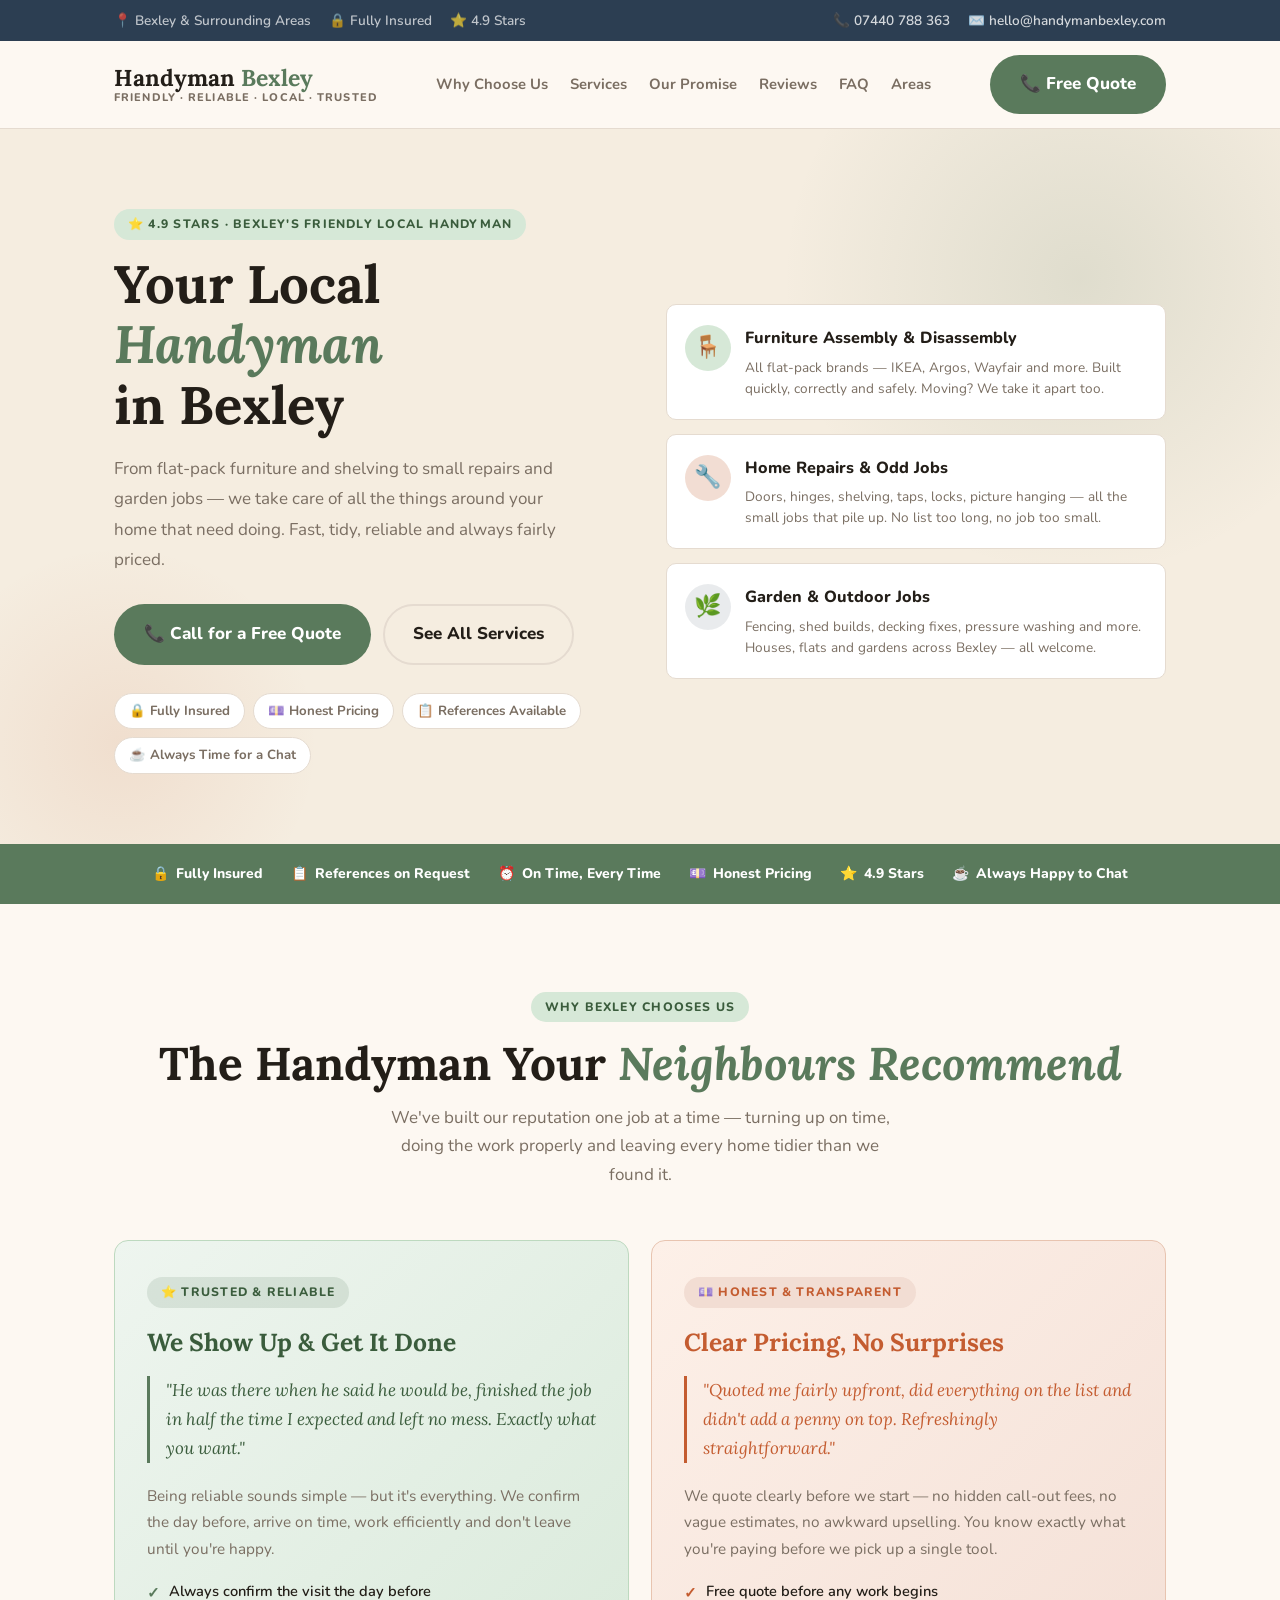
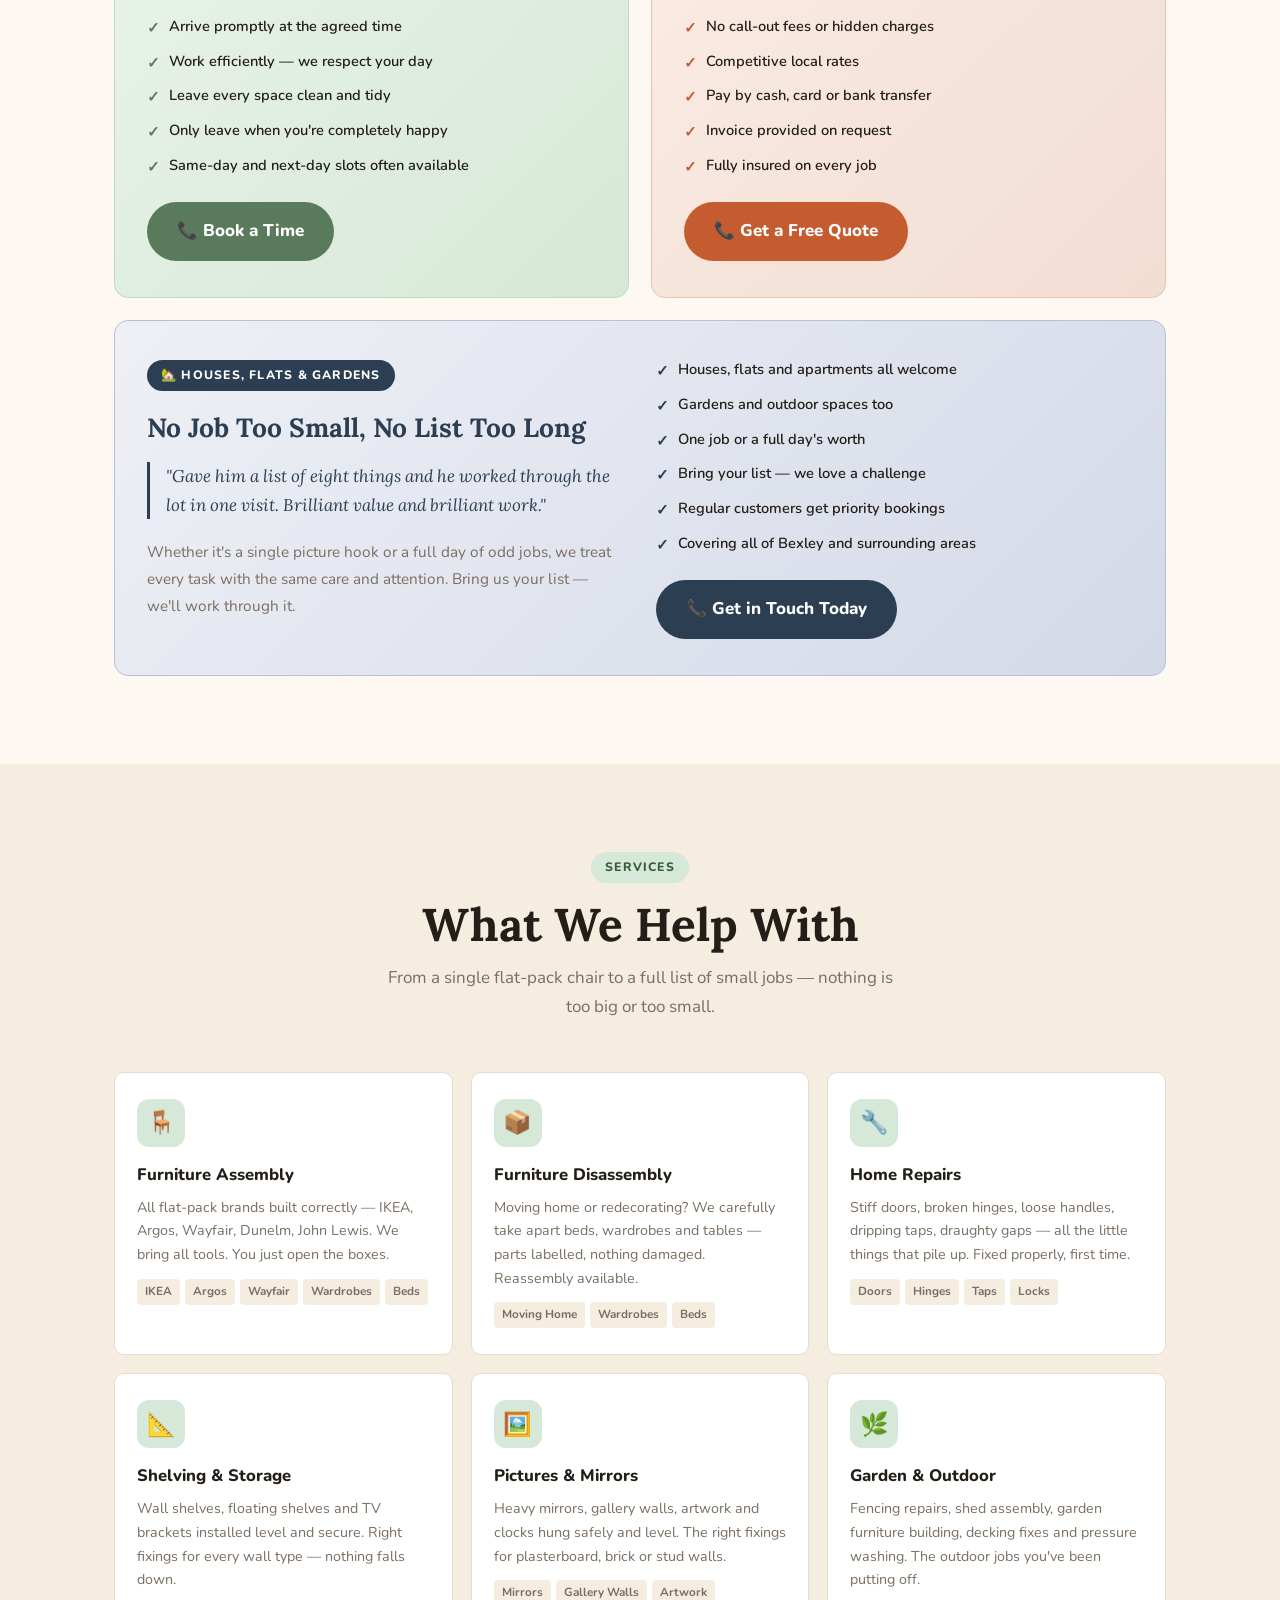
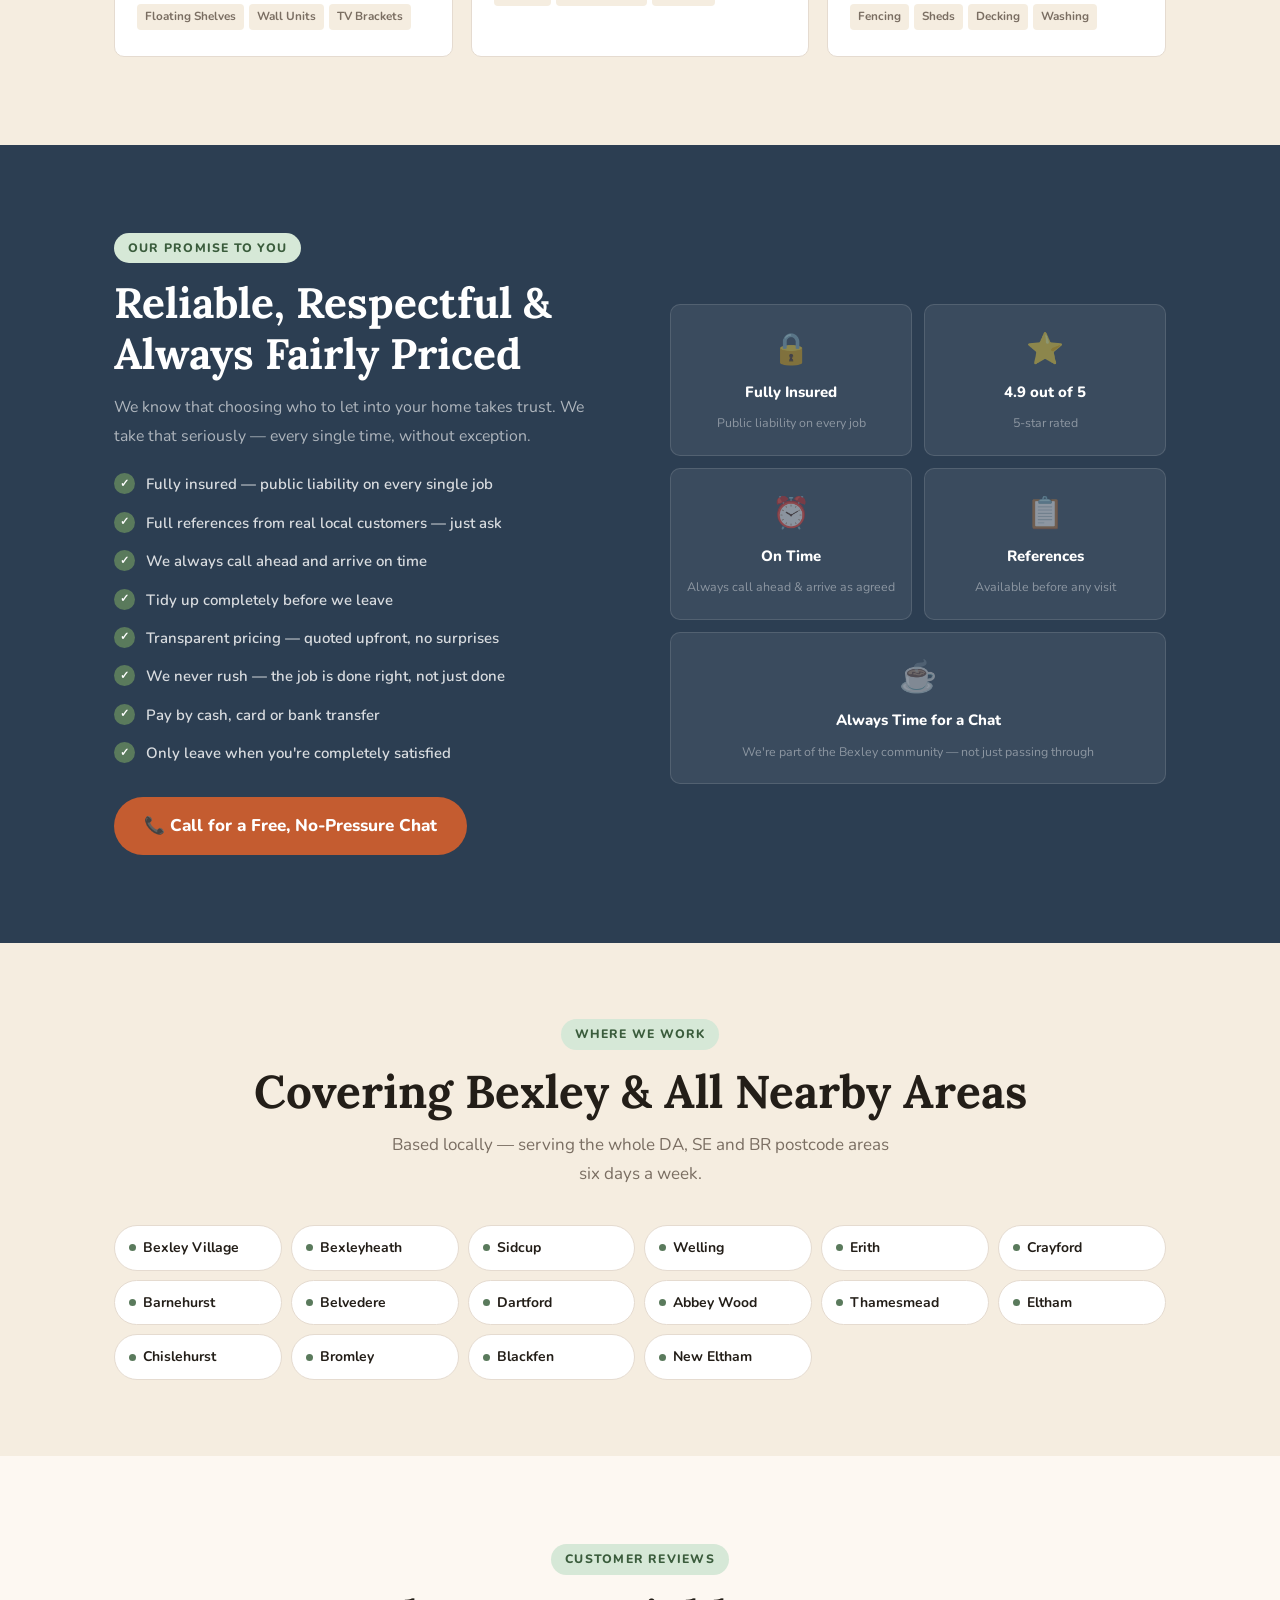
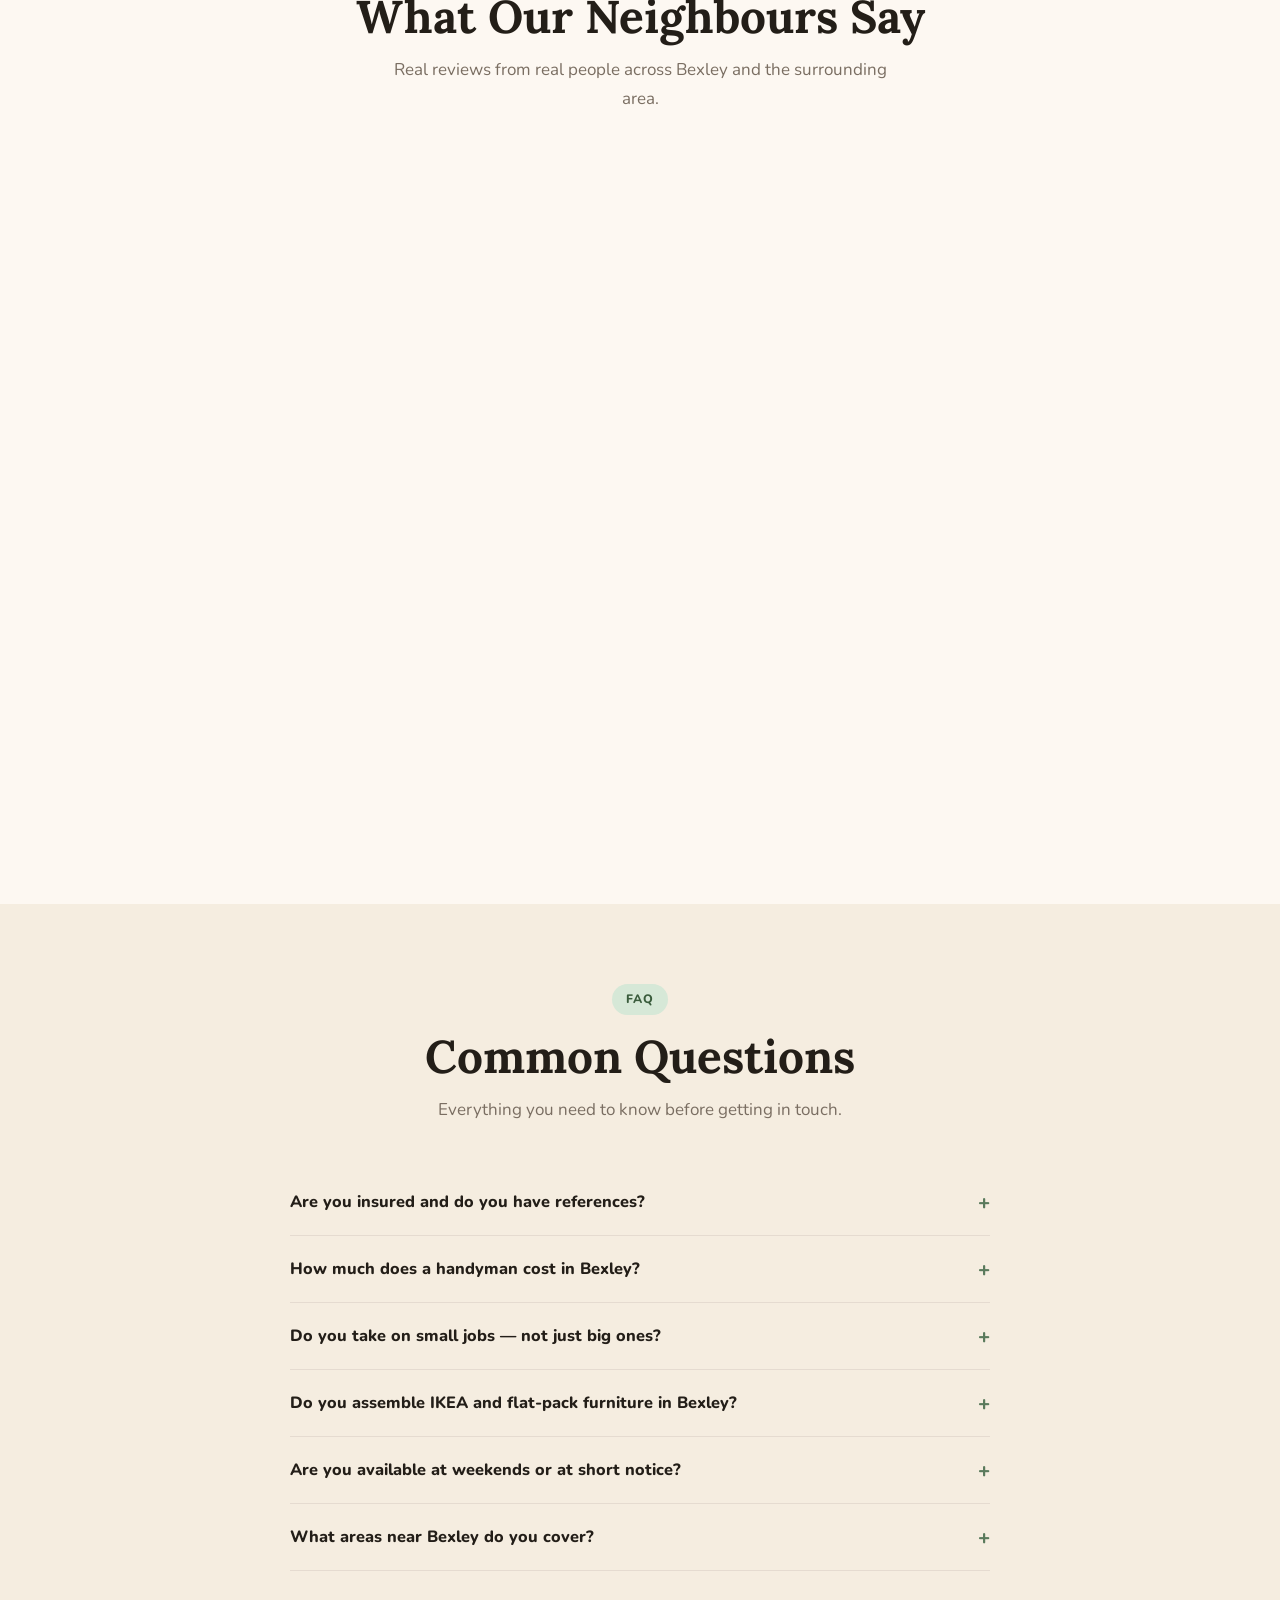
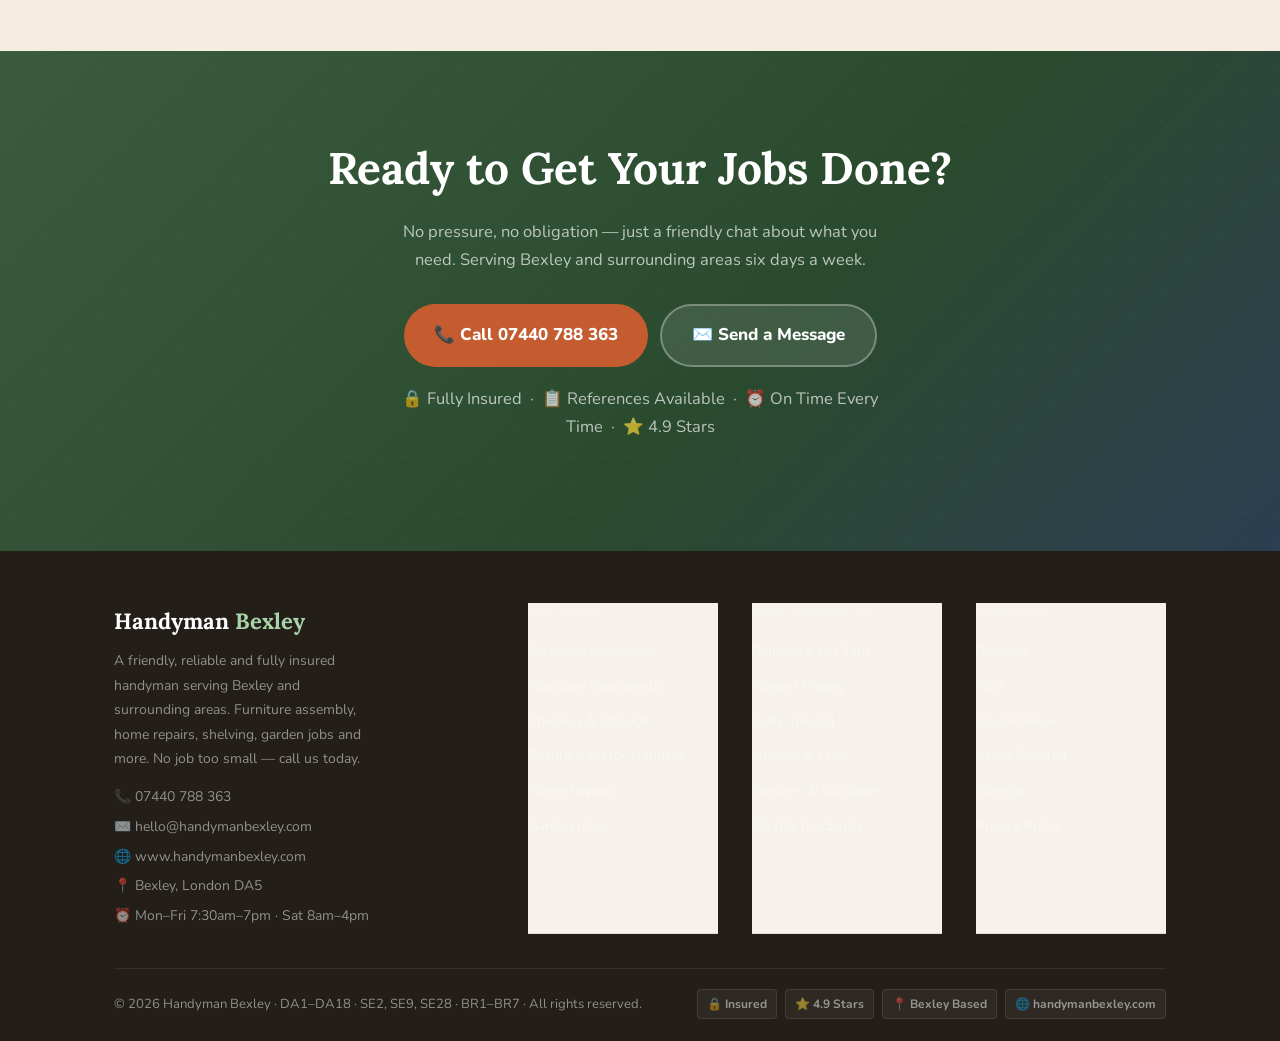
<file: index.html>
<!DOCTYPE html>
<html lang="en">
<head>
  <meta charset="UTF-8" />
  <meta name="viewport" content="width=device-width, initial-scale=1.0" />

  <!-- ===== PRIMARY SEO ===== -->
  <title>Handyman Bexley | Furniture Assembly, Home Repairs & Garden Jobs</title>
  <meta name="description" content="Your friendly, trusted local handyman in Bexley. Furniture assembly & disassembly, home repairs, shelving, picture hanging, garden jobs and more. No job too small — fast, tidy and reliable. Call today for a free quote!" />
  <meta name="keywords" content="handyman Bexley, trusted handyman Bexley, furniture assembly Bexley, IKEA assembly Bexley, flat pack assembly Bexley, handyman Bexleyheath, handyman Sidcup, handyman Welling, small jobs Bexley, home repairs Bexley, local handyman Bexley, reliable handyman Bexley, odd jobs Bexley, shelving installation Bexley, picture hanging Bexley, garden jobs Bexley, handyman near me Bexley, same day handyman Bexley, affordable handyman Bexley" />
  <meta name="author" content="Handyman Bexley" />
  <meta name="robots" content="index, follow, max-snippet:-1, max-image-preview:large, max-video-preview:-1" />
  <link rel="canonical" href="https://www.handymanbexley.com/" />

  <!-- ===== GEO / LOCAL SEO ===== -->
  <meta name="geo.region" content="GB-ENG" />
  <meta name="geo.placename" content="Bexley, London" />
  <meta name="geo.position" content="51.4419;0.1489" />
  <meta name="ICBM" content="51.4419, 0.1489" />

  <!-- ===== OPEN GRAPH (Facebook / LinkedIn) ===== -->
  <meta property="og:type" content="website" />
  <meta property="og:url" content="https://www.handymanbexley.com/" />
  <meta property="og:title" content="Handyman Bexley — Friendly, Reliable & Local" />
  <meta property="og:description" content="Bexley's friendly local handyman. Furniture assembly, home repairs, shelving, garden jobs and more. Fast, tidy and reliable — no job too small." />
  <meta property="og:image" content="https://www.handymanbexley.com/assets/images/og-image.jpg" />
  <meta property="og:image:width" content="1200" />
  <meta property="og:image:height" content="630" />
  <meta property="og:locale" content="en_GB" />
  <meta property="og:site_name" content="Handyman Bexley" />

  <!-- ===== TWITTER CARD ===== -->
  <meta name="twitter:card" content="summary_large_image" />
  <meta name="twitter:title" content="Handyman Bexley — Friendly, Reliable & Local" />
  <meta name="twitter:description" content="Bexley's friendly local handyman. Furniture assembly, flat-pack, repairs, garden jobs. Fast, reliable and no job too small." />
  <meta name="twitter:image" content="https://www.handymanbexley.com/assets/images/og-image.jpg" />

  <!-- ===== LOCAL BUSINESS SCHEMA (Google Rich Results) ===== -->
  <script type="application/ld+json">
  {
    "@context": "https://schema.org",
    "@type": "HomeAndConstructionBusiness",
    "name": "Handyman Bexley",
    "description": "Friendly, reliable and fully insured handyman in Bexley. Furniture assembly, home repairs, shelving, picture hanging and garden jobs across Bexley and surrounding areas. No job too small.",
    "url": "https://www.handymanbexley.com",
    "telephone": "+44-7440-788363",
    "email": "hello@handymanbexley.com",
    "priceRange": "££",
    "currenciesAccepted": "GBP",
    "paymentAccepted": "Cash, Bank Transfer, Card",
    "areaServed": [
      {"@type":"City","name":"Bexley"},
      {"@type":"City","name":"Bexleyheath"},
      {"@type":"City","name":"Sidcup"},
      {"@type":"City","name":"Welling"},
      {"@type":"City","name":"Erith"},
      {"@type":"City","name":"Crayford"},
      {"@type":"City","name":"Barnehurst"},
      {"@type":"City","name":"Belvedere"},
      {"@type":"City","name":"Dartford"},
      {"@type":"City","name":"Abbey Wood"},
      {"@type":"City","name":"Eltham"},
      {"@type":"City","name":"Thamesmead"},
      {"@type":"City","name":"Chislehurst"},
      {"@type":"City","name":"Bromley"}
    ],
    "address": {
      "@type": "PostalAddress",
      "addressLocality": "Bexley",
      "addressRegion": "London",
      "postalCode": "DA5",
      "addressCountry": "GB"
    },
    "geo": {
      "@type": "GeoCoordinates",
      "latitude": 51.4419,
      "longitude": 0.1489
    },
    "openingHoursSpecification": [
      {"@type":"OpeningHoursSpecification","dayOfWeek":["Monday","Tuesday","Wednesday","Thursday","Friday"],"opens":"07:30","closes":"19:00"},
      {"@type":"OpeningHoursSpecification","dayOfWeek":"Saturday","opens":"08:00","closes":"16:00"}
    ],
    "aggregateRating": {
      "@type": "AggregateRating",
      "ratingValue": "4.9",
      
      "bestRating": "5",
      "worstRating": "1"
    },
    "hasOfferCatalog": {
      "@type": "OfferCatalog",
      "name": "Handyman Services Bexley",
      "itemListElement": [
        {"@type":"Offer","itemOffered":{"@type":"Service","name":"Furniture Assembly","description":"All flat-pack brands including IKEA, Argos, Wayfair and John Lewis assembled quickly and correctly."}},
        {"@type":"Offer","itemOffered":{"@type":"Service","name":"Furniture Disassembly","description":"Safe disassembly of beds, wardrobes and tables for moving or redecorating."}},
        {"@type":"Offer","itemOffered":{"@type":"Service","name":"Shelving Installation","description":"Wall-mounted shelving, floating shelves and TV brackets installed securely."}},
        {"@type":"Offer","itemOffered":{"@type":"Service","name":"Picture and Mirror Hanging","description":"Gallery walls, large mirrors and artwork hung safely and level."}},
        {"@type":"Offer","itemOffered":{"@type":"Service","name":"Home Repairs","description":"Doors, hinges, locks, dripping taps and general odd jobs around the home."}},
        {"@type":"Offer","itemOffered":{"@type":"Service","name":"Garden Jobs","description":"Fencing repairs, shed assembly, decking fixes and pressure washing."}}
      ]
    }
  }
  </script>

  <!-- ===== FAQ SCHEMA (AI SEO + Google Rich Results) ===== -->
  <script type="application/ld+json">
  {
    "@context": "https://schema.org",
    "@type": "FAQPage",
    "mainEntity": [
      {"@type":"Question","name":"Are you insured and do you have references?","acceptedAnswer":{"@type":"Answer","text":"Yes, we carry full public liability insurance on every job and are happy to share references from real local customers before any visit. We always arrive with ID."}},
      {"@type":"Question","name":"How much does a handyman cost in Bexley?","acceptedAnswer":{"@type":"Answer","text":"We offer competitive, transparent pricing with no hidden fees or call-out charges. We always provide a clear quote before starting work. Contact us for a free, no-obligation quote."}},
      {"@type":"Question","name":"Do you take on small jobs in Bexley?","acceptedAnswer":{"@type":"Answer","text":"Absolutely — no job is too small. Whether it is a single shelf, a dripping tap or one picture to hang, we are happy to help."}},
      {"@type":"Question","name":"Do you assemble IKEA furniture in Bexley?","acceptedAnswer":{"@type":"Answer","text":"Yes! We assemble all flat-pack furniture brands including IKEA, Argos, Wayfair and John Lewis across Bexley, Bexleyheath, Sidcup and surrounding areas."}},
      {"@type":"Question","name":"Are you available at weekends or at short notice?","acceptedAnswer":{"@type":"Answer","text":"Yes — we work Monday to Friday 7:30am to 7pm and Saturdays 8am to 4pm. Same-day and next-day appointments are often available."}},
      {"@type":"Question","name":"What areas near Bexley do you cover?","acceptedAnswer":{"@type":"Answer","text":"We cover Bexley, Bexleyheath, Sidcup, Welling, Erith, Crayford, Barnehurst, Belvedere, Dartford, Abbey Wood, Thamesmead, Eltham, Blackfen, Chislehurst and Bromley."}}
    ]
  }
  </script>

  <!-- ===== BREADCRUMB SCHEMA ===== -->
  <script type="application/ld+json">
  {
    "@context": "https://schema.org",
    "@type": "BreadcrumbList",
    "itemListElement": [
      {"@type":"ListItem","position":1,"name":"Home","item":"https://www.handymanbexley.com/"},
      {"@type":"ListItem","position":2,"name":"Services","item":"https://www.handymanbexley.com/#services"},
      {"@type":"ListItem","position":3,"name":"Areas","item":"https://www.handymanbexley.com/#areas"}
    ]
  }
  </script>

  <!-- ===== REVIEW SCHEMA ===== -->
  <script type="application/ld+json">
  {
    "@context": "https://schema.org",
    "@type": "LocalBusiness",
    "name": "Handyman Bexley",
    "review": [
      {"@type":"Review","reviewRating":{"@type":"Rating","ratingValue":"5","bestRating":"5"},"author":{"@type":"Person","name":"Margaret R."},"reviewBody":"Had a huge wardrobe delivered and no idea how to put it together. He came the next morning and had the whole thing built in under two hours. Neat, solid and no fuss. Absolutely brilliant."},
      {"@type":"Review","reviewRating":{"@type":"Rating","ratingValue":"5","bestRating":"5"},"author":{"@type":"Person","name":"Kerry J."},"reviewBody":"Called in the morning and he was there by lunchtime. Fixed the kitchen door, sorted a dripping tap and put up two shelves — all in one visit. Fairly priced and left everything spotless."},
      {"@type":"Review","reviewRating":{"@type":"Rating","ratingValue":"5","bestRating":"5"},"author":{"@type":"Person","name":"Eileen H."},"reviewBody":"He put up all my shelves, hung my pictures perfectly level and even moved a heavy unit I couldn't shift myself. Took real care and everything looks fantastic."}
    ]
  }
  </script>

  <!-- ===== PWA MANIFEST ===== -->
  <link rel="manifest" href="/manifest.json" />
  <meta name="theme-color" content="#5a7a5c" />
  <meta name="apple-mobile-web-app-capable" content="yes" />
  <meta name="apple-mobile-web-app-status-bar-style" content="default" />
  <meta name="apple-mobile-web-app-title" content="Handyman Bexley" />

  <!-- ===== FONTS ===== -->
  <link rel="preconnect" href="https://fonts.googleapis.com" />
  <link rel="preconnect" href="https://fonts.gstatic.com" crossorigin />
  <link href="https://fonts.googleapis.com/css2?family=Lora:ital,wght@0,400;0,600;0,700;1,400;1,600&family=Nunito:wght@400;600;700;800&display=swap" rel="stylesheet" />

  <!-- ===== STYLESHEET ===== -->
  <link rel="stylesheet" href="/assets/css/style.css" />

  <!-- ===== FAVICON (add your own to assets/images/) ===== -->
  <link rel="icon" type="image/png" href="/assets/images/icon-192.png" />
  <link rel="apple-touch-icon" href="/assets/images/icon-192.png" />
</head>

<body>

<!-- ============================================================
     TOP BAR
     ============================================================ -->
<div class="topbar" role="complementary" aria-label="Contact information">
  <div class="container">
    <div class="topbar-inner">
      <div class="topbar-left">
        <span>📍 Bexley &amp; Surrounding Areas</span>
        <span>🔒 Fully Insured</span>
        <span>⭐ 4.9 Stars</span>
      </div>
      <div class="topbar-right">
        <a href="tel:+447440788363" aria-label="Call us on 07440 788 363">📞 07440 788 363</a>
        <a href="mailto:hello@handymanbexley.com" aria-label="Email us">✉️ hello@handymanbexley.com</a>
      </div>
    </div>
  </div>
</div>

<!-- ============================================================
     NAVIGATION
     ============================================================ -->
<nav role="navigation" aria-label="Main navigation">
  <div class="container">
    <div class="nav-inner">
      <a href="/" class="logo" aria-label="Handyman Bexley — Home">
        <span class="logo-name">Handyman <span>Bexley</span></span>
        <span class="logo-tag">Friendly · Reliable · Local · Trusted</span>
      </a>
      <ul class="nav-links" role="list">
        <li><a href="#why-us">Why Choose Us</a></li>
        <li><a href="#services">Services</a></li>
        <li><a href="#promise">Our Promise</a></li>
        <li><a href="#reviews">Reviews</a></li>
        <li><a href="#faq">FAQ</a></li>
        <li><a href="#areas">Areas</a></li>
      </ul>
      <a href="tel:+447440788363" class="btn btn-sage">📞 Free Quote</a>
      <button class="hamburger" aria-label="Open menu" aria-expanded="false" aria-controls="mobile-nav">
        <span></span><span></span><span></span>
      </button>
    </div>
  </div>
</nav>

<!-- Mobile nav -->
<div class="mobile-nav" id="mobile-nav" role="dialog" aria-label="Mobile navigation" aria-modal="true">
  <a href="#why-us">Why Choose Us</a>
  <a href="#services">Services</a>
  <a href="#promise">Our Promise</a>
  <a href="#reviews">Reviews</a>
  <a href="#faq">FAQ</a>
  <a href="#areas">Areas</a>
  <a href="tel:+447440788363" class="btn btn-sage" style="margin-top:12px">📞 Call for a Free Quote</a>
</div>

<!-- ============================================================
     MAIN CONTENT
     ============================================================ -->
<main id="main-content">

  <!-- ── HERO ── -->
  <section class="hero" id="home" role="banner" aria-labelledby="hero-heading">
    <div class="container">
      <div class="hero-grid">

        <div class="hero-text fade-up">
          <div class="pill">⭐ 4.9 Stars · Bexley's Friendly Local Handyman</div>
          <h1 id="hero-heading">Your Local <em>Handyman</em><br>in Bexley</h1>
          <p class="lead">From flat-pack furniture and shelving to small repairs and garden jobs — we take care of all the things around your home that need doing. Fast, tidy, reliable and always fairly priced.</p>
          <div class="hero-btns">
            <a href="tel:+447440788363" class="btn btn-sage">📞 Call for a Free Quote</a>
            <a href="#services" class="btn btn-ghost">See All Services</a>
          </div>
          <div class="hero-chips" aria-label="Trust signals">
            <div class="chip">🔒 Fully Insured</div>
            <div class="chip">💷 Honest Pricing</div>
            <div class="chip">📋 References Available</div>
            <div class="chip">☕ Always Time for a Chat</div>
          </div>
        </div>

        <div class="aud-stack fade-up" role="list" aria-label="Key services at a glance">
          <div class="aud-card" role="listitem">
            <div class="aud-icon sage" aria-hidden="true">🪑</div>
            <div>
              <h2 style="font-size:.95rem;font-weight:800;color:var(--ink);margin-bottom:4px">Furniture Assembly &amp; Disassembly</h2>
              <p>All flat-pack brands — IKEA, Argos, Wayfair and more. Built quickly, correctly and safely. Moving? We take it apart too.</p>
            </div>
          </div>
          <div class="aud-card" role="listitem">
            <div class="aud-icon terra" aria-hidden="true">🔧</div>
            <div>
              <h2 style="font-size:.95rem;font-weight:800;color:var(--ink);margin-bottom:4px">Home Repairs &amp; Odd Jobs</h2>
              <p>Doors, hinges, shelving, taps, locks, picture hanging — all the small jobs that pile up. No list too long, no job too small.</p>
            </div>
          </div>
          <div class="aud-card" role="listitem">
            <div class="aud-icon navy" aria-hidden="true">🌿</div>
            <div>
              <h2 style="font-size:.95rem;font-weight:800;color:var(--ink);margin-bottom:4px">Garden &amp; Outdoor Jobs</h2>
              <p>Fencing, shed builds, decking fixes, pressure washing and more. Houses, flats and gardens across Bexley — all welcome.</p>
            </div>
          </div>
        </div>

      </div>
    </div>
  </section>

  <!-- ── TRUST BANNER ── -->
  <div class="trust-banner" role="complementary" aria-label="Trust signals">
    <div class="container">
      <div class="trust-row">
        <div class="trust-item"><span aria-hidden="true">🔒</span> Fully Insured</div>
        <div class="trust-item"><span aria-hidden="true">📋</span> References on Request</div>
        <div class="trust-item"><span aria-hidden="true">⏰</span> On Time, Every Time</div>
        <div class="trust-item"><span aria-hidden="true">💷</span> Honest Pricing</div>
        <div class="trust-item"><span aria-hidden="true">⭐</span> 4.9 Stars</div>
        <div class="trust-item"><span aria-hidden="true">☕</span> Always Happy to Chat</div>
      </div>
    </div>
  </div>

  <!-- ── WHY CHOOSE US ── -->
  <section id="why-us" aria-labelledby="why-heading">
    <div class="for-section">
    <div class="container">
      <div class="section-header fade-up">
        <div class="pill">Why Bexley Chooses Us</div>
        <h2 class="section-title" id="why-heading">The Handyman Your <em style="font-style:italic;color:var(--sage)">Neighbours Recommend</em></h2>
        <p>We've built our reputation one job at a time — turning up on time, doing the work properly and leaving every home tidier than we found it.</p>
      </div>
      <div class="for-grid">

        <article class="for-card card-green fade-up" aria-labelledby="reliable-heading">
          <div class="pill" style="background:rgba(90,122,92,.15);color:var(--sage-dk)">⭐ Trusted &amp; Reliable</div>
          <h3 id="reliable-heading" style="color:var(--sage-dk)">We Show Up &amp; Get It Done</h3>
          <blockquote class="for-quote">"He was there when he said he would be, finished the job in half the time I expected and left no mess. Exactly what you want."</blockquote>
          <p>Being reliable sounds simple — but it's everything. We confirm the day before, arrive on time, work efficiently and don't leave until you're happy.</p>
          <ul class="for-list">
            <li>Always confirm the visit the day before</li>
            <li>Arrive promptly at the agreed time</li>
            <li>Work efficiently — we respect your day</li>
            <li>Leave every space clean and tidy</li>
            <li>Only leave when you're completely happy</li>
            <li>Same-day and next-day slots often available</li>
          </ul>
          <a href="tel:+447440788363" class="btn btn-sage">📞 Book a Time</a>
        </article>

        <article class="for-card single fade-up" aria-labelledby="pricing-heading">
          <div class="pill terra">💷 Honest &amp; Transparent</div>
          <h3 id="pricing-heading" style="color:var(--terra)">Clear Pricing, No Surprises</h3>
          <blockquote class="for-quote">"Quoted me fairly upfront, did everything on the list and didn't add a penny on top. Refreshingly straightforward."</blockquote>
          <p>We quote clearly before we start — no hidden call-out fees, no vague estimates, no awkward upselling. You know exactly what you're paying before we pick up a single tool.</p>
          <ul class="for-list">
            <li>Free quote before any work begins</li>
            <li>No call-out fees or hidden charges</li>
            <li>Competitive local rates</li>
            <li>Pay by cash, card or bank transfer</li>
            <li>Invoice provided on request</li>
            <li>Fully insured on every job</li>
          </ul>
          <a href="tel:+447440788363" class="btn btn-terra">📞 Get a Free Quote</a>
        </article>

        <article class="for-card lonely fade-up" aria-labelledby="nojob-heading">
          <div class="lonely-inner">
            <div>
              <div class="pill navy">🏡 Houses, Flats &amp; Gardens</div>
              <h3 id="nojob-heading" style="color:var(--navy);font-size:1.55rem">No Job Too Small, No List Too Long</h3>
              <blockquote class="for-quote">"Gave him a list of eight things and he worked through the lot in one visit. Brilliant value and brilliant work."</blockquote>
              <p>Whether it's a single picture hook or a full day of odd jobs, we treat every task with the same care and attention. Bring us your list — we'll work through it.</p>
            </div>
            <div>
              <ul class="for-list" style="margin-bottom:22px">
                <li>Houses, flats and apartments all welcome</li>
                <li>Gardens and outdoor spaces too</li>
                <li>One job or a full day's worth</li>
                <li>Bring your list — we love a challenge</li>
                <li>Regular customers get priority bookings</li>
                <li>Covering all of Bexley and surrounding areas</li>
              </ul>
              <a href="tel:+447440788363" class="btn btn-navy">📞 Get in Touch Today</a>
            </div>
          </div>
        </article>

      </div>
    </div>
    </div>
  </section>

  <!-- ── SERVICES ── -->
  <section class="services" id="services" aria-labelledby="services-heading">
    <div class="container">
      <div class="section-header fade-up">
        <div class="pill">Services</div>
        <h2 class="section-title" id="services-heading">What We Help With</h2>
        <p>From a single flat-pack chair to a full list of small jobs — nothing is too big or too small.</p>
      </div>
      <div class="services-grid" role="list">

        <article class="svc-card fade-up" role="listitem" aria-labelledby="svc1">
          <div class="svc-icon" aria-hidden="true">🪑</div>
          <h3 id="svc1">Furniture Assembly</h3>
          <p>All flat-pack brands built correctly — IKEA, Argos, Wayfair, Dunelm, John Lewis. We bring all tools. You just open the boxes.</p>
          <div class="svc-tags" aria-label="Keywords">
            <span class="svc-tag">IKEA</span><span class="svc-tag">Argos</span><span class="svc-tag">Wayfair</span><span class="svc-tag">Wardrobes</span><span class="svc-tag">Beds</span>
          </div>
        </article>

        <article class="svc-card fade-up" role="listitem" aria-labelledby="svc2">
          <div class="svc-icon" aria-hidden="true">📦</div>
          <h3 id="svc2">Furniture Disassembly</h3>
          <p>Moving home or redecorating? We carefully take apart beds, wardrobes and tables — parts labelled, nothing damaged. Reassembly available.</p>
          <div class="svc-tags">
            <span class="svc-tag">Moving Home</span><span class="svc-tag">Wardrobes</span><span class="svc-tag">Beds</span>
          </div>
        </article>

        <article class="svc-card fade-up" role="listitem" aria-labelledby="svc3">
          <div class="svc-icon" aria-hidden="true">🔧</div>
          <h3 id="svc3">Home Repairs</h3>
          <p>Stiff doors, broken hinges, loose handles, dripping taps, draughty gaps — all the little things that pile up. Fixed properly, first time.</p>
          <div class="svc-tags">
            <span class="svc-tag">Doors</span><span class="svc-tag">Hinges</span><span class="svc-tag">Taps</span><span class="svc-tag">Locks</span>
          </div>
        </article>

        <article class="svc-card fade-up" role="listitem" aria-labelledby="svc4">
          <div class="svc-icon" aria-hidden="true">📐</div>
          <h3 id="svc4">Shelving &amp; Storage</h3>
          <p>Wall shelves, floating shelves and TV brackets installed level and secure. Right fixings for every wall type — nothing falls down.</p>
          <div class="svc-tags">
            <span class="svc-tag">Floating Shelves</span><span class="svc-tag">Wall Units</span><span class="svc-tag">TV Brackets</span>
          </div>
        </article>

        <article class="svc-card fade-up" role="listitem" aria-labelledby="svc5">
          <div class="svc-icon" aria-hidden="true">🖼️</div>
          <h3 id="svc5">Pictures &amp; Mirrors</h3>
          <p>Heavy mirrors, gallery walls, artwork and clocks hung safely and level. The right fixings for plasterboard, brick or stud walls.</p>
          <div class="svc-tags">
            <span class="svc-tag">Mirrors</span><span class="svc-tag">Gallery Walls</span><span class="svc-tag">Artwork</span>
          </div>
        </article>

        <article class="svc-card fade-up" role="listitem" aria-labelledby="svc6">
          <div class="svc-icon" aria-hidden="true">🌿</div>
          <h3 id="svc6">Garden &amp; Outdoor</h3>
          <p>Fencing repairs, shed assembly, garden furniture building, decking fixes and pressure washing. The outdoor jobs you've been putting off.</p>
          <div class="svc-tags">
            <span class="svc-tag">Fencing</span><span class="svc-tag">Sheds</span><span class="svc-tag">Decking</span><span class="svc-tag">Washing</span>
          </div>
        </article>

      </div>
    </div>
  </section>

  <!-- ── OUR PROMISE ── -->
  <section class="promise" id="promise" aria-labelledby="promise-heading">
    <div class="container">
      <div class="promise-grid">
        <div class="promise-text fade-up">
          <div class="pill">Our Promise to You</div>
          <h2 class="section-title" id="promise-heading">Reliable, Respectful &amp; Always Fairly Priced</h2>
          <p>We know that choosing who to let into your home takes trust. We take that seriously — every single time, without exception.</p>
          <ul class="promise-list">
            <li><span class="chk" aria-hidden="true">✓</span>Fully insured — public liability on every single job</li>
            <li><span class="chk" aria-hidden="true">✓</span>Full references from real local customers — just ask</li>
            <li><span class="chk" aria-hidden="true">✓</span>We always call ahead and arrive on time</li>
            <li><span class="chk" aria-hidden="true">✓</span>Tidy up completely before we leave</li>
            <li><span class="chk" aria-hidden="true">✓</span>Transparent pricing — quoted upfront, no surprises</li>
            <li><span class="chk" aria-hidden="true">✓</span>We never rush — the job is done right, not just done</li>
            <li><span class="chk" aria-hidden="true">✓</span>Pay by cash, card or bank transfer</li>
            <li><span class="chk" aria-hidden="true">✓</span>Only leave when you're completely satisfied</li>
          </ul>
          <a href="tel:+447440788363" class="btn btn-terra">📞 Call for a Free, No-Pressure Chat</a>
        </div>
        <div class="p-badges fade-up" aria-label="Trust badges">
          <div class="p-badge"><span class="big" aria-hidden="true">🔒</span><strong>Fully Insured</strong><span>Public liability on every job</span></div>
          <div class="p-badge"><span class="big" aria-hidden="true">⭐</span><strong>4.9 out of 5</strong><span>5-star rated</span></div>
          <div class="p-badge"><span class="big" aria-hidden="true">⏰</span><strong>On Time</strong><span>Always call ahead &amp; arrive as agreed</span></div>
          <div class="p-badge"><span class="big" aria-hidden="true">📋</span><strong>References</strong><span>Available before any visit</span></div>
          <div class="p-badge wide"><span class="big" aria-hidden="true">☕</span><strong>Always Time for a Chat</strong><span>We're part of the Bexley community — not just passing through</span></div>
        </div>
      </div>
    </div>
  </section>

  <!-- ── AREAS SERVED ── -->
  <section class="areas" id="areas" aria-labelledby="areas-heading">
    <div class="container">
      <div class="section-header fade-up">
        <div class="pill">Where We Work</div>
        <h2 class="section-title" id="areas-heading">Covering Bexley &amp; All Nearby Areas</h2>
        <p>Based locally — serving the whole DA, SE and BR postcode areas six days a week.</p>
      </div>
      <div class="areas-grid" role="list" aria-label="Areas served">
        <div class="area-pill fade-up" role="listitem"><span class="area-dot" aria-hidden="true"></span>Bexley Village</div>
        <div class="area-pill fade-up" role="listitem"><span class="area-dot" aria-hidden="true"></span>Bexleyheath</div>
        <div class="area-pill fade-up" role="listitem"><span class="area-dot" aria-hidden="true"></span>Sidcup</div>
        <div class="area-pill fade-up" role="listitem"><span class="area-dot" aria-hidden="true"></span>Welling</div>
        <div class="area-pill fade-up" role="listitem"><span class="area-dot" aria-hidden="true"></span>Erith</div>
        <div class="area-pill fade-up" role="listitem"><span class="area-dot" aria-hidden="true"></span>Crayford</div>
        <div class="area-pill fade-up" role="listitem"><span class="area-dot" aria-hidden="true"></span>Barnehurst</div>
        <div class="area-pill fade-up" role="listitem"><span class="area-dot" aria-hidden="true"></span>Belvedere</div>
        <div class="area-pill fade-up" role="listitem"><span class="area-dot" aria-hidden="true"></span>Dartford</div>
        <div class="area-pill fade-up" role="listitem"><span class="area-dot" aria-hidden="true"></span>Abbey Wood</div>
        <div class="area-pill fade-up" role="listitem"><span class="area-dot" aria-hidden="true"></span>Thamesmead</div>
        <div class="area-pill fade-up" role="listitem"><span class="area-dot" aria-hidden="true"></span>Eltham</div>
        <div class="area-pill fade-up" role="listitem"><span class="area-dot" aria-hidden="true"></span>Chislehurst</div>
        <div class="area-pill fade-up" role="listitem"><span class="area-dot" aria-hidden="true"></span>Bromley</div>
        <div class="area-pill fade-up" role="listitem"><span class="area-dot" aria-hidden="true"></span>Blackfen</div>
        <div class="area-pill fade-up" role="listitem"><span class="area-dot" aria-hidden="true"></span>New Eltham</div>
      </div>
    </div>
  </section>

  <!-- ── REVIEWS ── -->
  <section class="reviews" id="reviews" aria-labelledby="reviews-heading">
    <div class="container">
      <div class="section-header fade-up">
        <div class="pill">Customer Reviews</div>
        <h2 class="section-title" id="reviews-heading">What Our Neighbours Say</h2>
        <p>Real reviews from real people across Bexley and the surrounding area.</p>
      </div>
      <div class="reviews-grid" role="list">

        <article class="review-card fade-up" role="listitem" aria-label="Review from Margaret R">
          <div class="r-stars" aria-label="5 stars">★★★★★</div>
          <div class="r-label n">Wardrobe Assembly · Bexley</div>
          <p class="r-text">"Had a huge wardrobe delivered and no idea how to put it together. He came the next morning and had the whole thing built in under two hours. Neat, solid and no fuss. Absolutely brilliant."</p>
          <div class="r-person">
            <div class="r-av n" aria-hidden="true">MR</div>
            <div><strong>Margaret R.</strong><span>Bexley · Wardrobe Assembly</span></div>
          </div>
        </article>

        <article class="review-card fade-up" role="listitem" aria-label="Review from Kerry J">
          <div class="r-stars" aria-label="5 stars">★★★★★</div>
          <div class="r-label t">Home Repairs · Bexleyheath</div>
          <p class="r-text">"Called in the morning and he was there by lunchtime. Fixed the kitchen door, sorted a dripping tap and put up two shelves — all in one visit. Fairly priced and left everything spotless."</p>
          <div class="r-person">
            <div class="r-av t" aria-hidden="true">KJ</div>
            <div><strong>Kerry J.</strong><span>Bexleyheath · Repairs &amp; Assembly</span></div>
          </div>
        </article>

        <article class="review-card fade-up" role="listitem" aria-label="Review from Eileen H">
          <div class="r-stars" aria-label="5 stars">★★★★★</div>
          <div class="r-label">Shelving &amp; Pictures · Sidcup</div>
          <p class="r-text">"He put up all my shelves, hung my pictures perfectly level and even moved a heavy unit I couldn't shift myself. Took real care and everything looks fantastic. Will definitely use again."</p>
          <div class="r-person">
            <div class="r-av s" aria-hidden="true">EH</div>
            <div><strong>Eileen H.</strong><span>Sidcup · Shelves &amp; Picture Hanging</span></div>
          </div>
        </article>

        <article class="review-card fade-up" role="listitem" aria-label="Review from Louise C">
          <div class="r-stars" aria-label="5 stars">★★★★★</div>
          <div class="r-label t">IKEA Assembly · Welling</div>
          <p class="r-text">"I'd been trying to build the IKEA bunk beds for two weekends straight. He came over and had it done safely in 90 minutes. Should have called sooner — saved myself so much stress!"</p>
          <div class="r-person">
            <div class="r-av t" aria-hidden="true">LC</div>
            <div><strong>Louise C.</strong><span>Welling · IKEA Bunk Bed Assembly</span></div>
          </div>
        </article>

        <article class="review-card fade-up" role="listitem" aria-label="Review from Bernard W">
          <div class="r-stars" aria-label="5 stars">★★★★★</div>
          <div class="r-label n">Full Day's Jobs · Erith</div>
          <p class="r-text">"Gave him a list of eight things and he worked through every single one in a day. Patient, thorough and the quality of the work was excellent. He's now the only person I call for jobs around the house."</p>
          <div class="r-person">
            <div class="r-av n" aria-hidden="true">BW</div>
            <div><strong>Bernard W.</strong><span>Erith · Multiple Home Jobs</span></div>
          </div>
        </article>

        <article class="review-card fade-up" role="listitem" aria-label="Review from Rachel P">
          <div class="r-stars" aria-label="5 stars">★★★★★</div>
          <div class="r-label">Lock Repair &amp; Assembly · Crayford</div>
          <p class="r-text">"Same-day visit, fixed a broken door lock and then built a chest of drawers I'd been putting off for weeks. Honest pricing, no mess and really great to deal with. Highly recommend to everyone."</p>
          <div class="r-person">
            <div class="r-av s" aria-hidden="true">RP</div>
            <div><strong>Rachel P.</strong><span>Crayford · Lock Repair &amp; Assembly</span></div>
          </div>
        </article>

      </div>
    </div>
  </section>

  <!-- ── FAQ ── -->
  <section class="faq" id="faq" aria-labelledby="faq-heading">
    <div class="container">
      <div class="section-header fade-up">
        <div class="pill">FAQ</div>
        <h2 class="section-title" id="faq-heading">Common Questions</h2>
        <p>Everything you need to know before getting in touch.</p>
      </div>
      <div class="faq-list">

        <div class="faq-item">
          <button class="faq-q" aria-expanded="false" aria-controls="faq1">
            Are you insured and do you have references?<span class="faq-icon" aria-hidden="true">+</span>
          </button>
          <div class="faq-a" id="faq1" role="region">
            <p>Yes — we carry full public liability insurance on every job and are happy to share references from real local customers before any visit. We always arrive with ID and take pride in making every customer feel comfortable and at ease.</p>
          </div>
        </div>

        <div class="faq-item">
          <button class="faq-q" aria-expanded="false" aria-controls="faq2">
            How much does a handyman cost in Bexley?<span class="faq-icon" aria-hidden="true">+</span>
          </button>
          <div class="faq-a" id="faq2" role="region">
            <p>We offer competitive, transparent pricing with no hidden fees or call-out charges. We always give you a clear quote before starting any work so you know exactly what to expect. Contact us for a free, no-obligation quote on your specific job.</p>
          </div>
        </div>

        <div class="faq-item">
          <button class="faq-q" aria-expanded="false" aria-controls="faq3">
            Do you take on small jobs — not just big ones?<span class="faq-icon" aria-hidden="true">+</span>
          </button>
          <div class="faq-a" id="faq3" role="region">
            <p>Absolutely — no job is too small. A single shelf, a dripping tap, one picture to hang — it's all worth calling about. We'd rather you get it done properly than leave it on the to-do list for months.</p>
          </div>
        </div>

        <div class="faq-item">
          <button class="faq-q" aria-expanded="false" aria-controls="faq4">
            Do you assemble IKEA and flat-pack furniture in Bexley?<span class="faq-icon" aria-hidden="true">+</span>
          </button>
          <div class="faq-a" id="faq4" role="region">
            <p>Yes — all brands, all sizes. IKEA, Argos, Wayfair, John Lewis, Dunelm and any other flat-pack. We bring all our own tools and usually work faster than you'd expect. You just need to have the boxes ready.</p>
          </div>
        </div>

        <div class="faq-item">
          <button class="faq-q" aria-expanded="false" aria-controls="faq5">
            Are you available at weekends or at short notice?<span class="faq-icon" aria-hidden="true">+</span>
          </button>
          <div class="faq-a" id="faq5" role="region">
            <p>Yes — we work Monday to Friday 7:30am–7pm and Saturdays 8am–4pm. Same-day and next-day appointments are often available, so just give us a call or send a message and we'll do our best to fit you in quickly.</p>
          </div>
        </div>

        <div class="faq-item">
          <button class="faq-q" aria-expanded="false" aria-controls="faq6">
            What areas near Bexley do you cover?<span class="faq-icon" aria-hidden="true">+</span>
          </button>
          <div class="faq-a" id="faq6" role="region">
            <p>We cover all of Bexley, Bexleyheath, Sidcup, Welling, Erith, Crayford, Barnehurst, Belvedere, Dartford, Abbey Wood, Thamesmead, Eltham, Blackfen, Chislehurst and Bromley — and anywhere in between. If you're not sure, just give us a call.</p>
          </div>
        </div>

      </div>
    </div>
  </section>

  <!-- ── CTA BANNER ── -->
  <section class="cta" aria-labelledby="cta-heading">
    <div class="container">
      <div class="cta-inner">
        <h2 id="cta-heading">Ready to Get Your Jobs Done?</h2>
        <p>No pressure, no obligation — just a friendly chat about what you need. Serving Bexley and surrounding areas six days a week.</p>
        <div class="cta-btns">
          <a href="tel:+447440788363" class="btn btn-terra">📞 Call 07440 788 363</a>
          <a href="mailto:hello@handymanbexley.com" class="cta-ghost">✉️ Send a Message</a>
        </div>
        <p class="cta-note">🔒 Fully Insured &nbsp;·&nbsp; 📋 References Available &nbsp;·&nbsp; ⏰ On Time Every Time &nbsp;·&nbsp; ⭐ 4.9 Stars</p>
      </div>
    </div>
  </section>

</main>

<!-- ============================================================
     FOOTER
     ============================================================ -->
<footer role="contentinfo">
  <div class="container">
    <div class="footer-grid">
      <div>
        <div class="f-logo">Handyman <span>Bexley</span></div>
        <p class="f-about">A friendly, reliable and fully insured handyman serving Bexley and surrounding areas. Furniture assembly, home repairs, shelving, garden jobs and more. No job too small — call us today.</p>
        <div class="f-contact">
          <a href="tel:+447440788363" aria-label="Call 07440 788 363">📞 07440 788 363</a>
          <a href="mailto:hello@handymanbexley.com">✉️ hello@handymanbexley.com</a>
          <a href="https://www.handymanbexley.com">🌐 www.handymanbexley.com</a>
          <a href="#">📍 Bexley, London DA5</a>
          <a href="#">⏰ Mon–Fri 7:30am–7pm · Sat 8am–4pm</a>
        </div>
      </div>
      <nav aria-label="Services footer links">
        <p class="f-heading">Services</p>
        <ul class="f-links">
          <li><a href="#services">Furniture Assembly</a></li>
          <li><a href="#services">Furniture Disassembly</a></li>
          <li><a href="#services">Shelving &amp; Storage</a></li>
          <li><a href="#services">Picture &amp; Mirror Hanging</a></li>
          <li><a href="#services">Home Repairs</a></li>
          <li><a href="#services">Garden Jobs</a></li>
        </ul>
      </nav>
      <nav aria-label="Why choose us footer links">
        <p class="f-heading">Why Choose Us</p>
        <ul class="f-links">
          <li><a href="#why-us">Reliable &amp; On Time</a></li>
          <li><a href="#why-us">Honest Pricing</a></li>
          <li><a href="#why-us">Fully Insured</a></li>
          <li><a href="#why-us">Houses &amp; Flats</a></li>
          <li><a href="#why-us">Gardens &amp; Outdoors</a></li>
          <li><a href="#why-us">No Job Too Small</a></li>
        </ul>
      </nav>
      <nav aria-label="Company footer links">
        <p class="f-heading">Company</p>
        <ul class="f-links">
          <li><a href="#reviews">Reviews</a></li>
          <li><a href="#faq">FAQ</a></li>
          <li><a href="#promise">Our Promise</a></li>
          <li><a href="#areas">Areas Covered</a></li>
          <li><a href="/sitemap.xml">Sitemap</a></li>
          <li><a href="#">Privacy Policy</a></li>
        </ul>
      </nav>
    </div>
    <div class="footer-bottom">
      <span>© <span id="year"></span> Handyman Bexley · DA1–DA18 · SE2, SE9, SE28 · BR1–BR7 · All rights reserved.</span>
      <div class="f-badges">
        <div class="f-badge">🔒 Insured</div>
        <div class="f-badge">⭐ 4.9 Stars</div>
        <div class="f-badge">📍 Bexley Based</div>
        <div class="f-badge">🌐 handymanbexley.com</div>
      </div>
    </div>
  </div>
</footer>

<!-- Sticky call button (mobile) -->
<a href="tel:+447440788363" class="sticky-call" aria-label="Call Handyman Bexley now">📞 Call Now</a>

<!-- Skip to main content (accessibility) -->
<a href="#main-content" class="visually-hidden" style="position:absolute;top:-999px;left:-999px;background:var(--sage);color:#fff;padding:8px 16px;border-radius:4px;z-index:9999;font-weight:700">Skip to main content</a>

<!-- ============================================================
     SCRIPTS
     ============================================================ -->
<script>
  // Set current year in footer
  document.getElementById('year').textContent = new Date().getFullYear();
</script>
<script src="/assets/js/main.js" defer></script>

<!-- Google Analytics — replace G-XXXXXXXXXX with your real ID -->
<!--
<script async src="https://www.googletagmanager.com/gtag/js?id=G-XXXXXXXXXX"></script>
<script>
  window.dataLayer = window.dataLayer || [];
  function gtag(){dataLayer.push(arguments);}
  gtag('js', new Date());
  gtag('config', 'G-XXXXXXXXXX');
</script>
-->

</body>
</html>
</file>
<file: assets/css/style.css>
/* ============================================================
   Handyman Bexley — Main Stylesheet
   Site: https://www.handymanbexley.com
   ============================================================ */

/* ── RESET & ROOT ── */
*, *::before, *::after { box-sizing: border-box; margin: 0; padding: 0; }

:root {
  --cream:   #fdf8f2;
  --warm:    #f5ede0;
  --sage:    #5a7a5c;
  --sage-lt: #d6e8d7;
  --sage-dk: #3a5c3c;
  --terra:   #c45c30;
  --terra-lt:#f2ddd3;
  --navy:    #2c3e52;
  --muted:   #7a6e62;
  --ink:     #231e18;
  --border:  #e5dbd0;
  --white:   #ffffff;
  --radius:  10px;
  --shadow:  0 4px 24px rgba(35,30,24,.09);
}

html { scroll-behavior: smooth; font-size: 17px; }

body {
  font-family: 'Nunito', sans-serif;
  background: var(--cream);
  color: var(--ink);
  line-height: 1.7;
  overflow-x: hidden;
}

/* ── UTILITY ── */
.container { max-width: 1100px; margin: 0 auto; padding: 0 24px; }

.pill {
  display: inline-flex; align-items: center; gap: 6px;
  font-size: .72rem; font-weight: 800; letter-spacing: .1em; text-transform: uppercase;
  color: var(--sage-dk); background: var(--sage-lt);
  padding: 5px 14px; border-radius: 50px; margin-bottom: 14px;
}
.pill.terra { color: var(--terra); background: var(--terra-lt); }
.pill.navy  { color: #fff; background: var(--navy); }

.section-title { font-family: 'Lora', serif; font-weight: 700; line-height: 1.2; color: var(--ink); }

.btn {
  display: inline-flex; align-items: center; gap: 8px;
  font-family: 'Nunito', sans-serif; font-weight: 800; font-size: 1rem;
  text-decoration: none; border-radius: 50px; cursor: pointer;
  transition: all .22s ease; border: none;
}
.btn-sage  { background: var(--sage);  color: #fff; padding: 15px 30px; }
.btn-sage:hover  { background: var(--sage-dk); transform: translateY(-2px); box-shadow: 0 6px 20px rgba(90,122,92,.35); }
.btn-terra { background: var(--terra); color: #fff; padding: 15px 30px; }
.btn-terra:hover { background: #a84a22; transform: translateY(-2px); box-shadow: 0 6px 20px rgba(196,92,48,.35); }
.btn-navy  { background: var(--navy);  color: #fff; padding: 15px 30px; }
.btn-navy:hover  { background: #1e2e3e; transform: translateY(-2px); }
.btn-ghost { background: transparent; color: var(--ink); padding: 14px 28px; border: 2.5px solid var(--border); }
.btn-ghost:hover { border-color: var(--sage); color: var(--sage-dk); }

/* ── TOPBAR ── */
.topbar { background: var(--navy); color: rgba(255,255,255,.7); font-size: .8rem; font-weight: 600; padding: 9px 0; }
.topbar-inner { display: flex; justify-content: space-between; align-items: center; flex-wrap: wrap; gap: 6px; }
.topbar a { color: rgba(255,255,255,.8); text-decoration: none; }
.topbar a:hover { color: #fff; }
.topbar-left, .topbar-right { display: flex; gap: 18px; flex-wrap: wrap; align-items: center; }

/* ── NAV ── */
nav {
  position: sticky; top: 0; z-index: 100;
  background: rgba(253,248,242,.97); backdrop-filter: blur(12px);
  border-bottom: 1px solid var(--border);
}
.nav-inner { display: flex; align-items: center; justify-content: space-between; padding: 14px 0; gap: 16px; }
.logo { text-decoration: none; line-height: 1; }
.logo-name { font-family: 'Lora', serif; font-weight: 700; font-size: 1.35rem; color: var(--ink); display: block; }
.logo-name span { color: var(--sage); }
.logo-tag { font-size: .65rem; font-weight: 800; letter-spacing: .1em; text-transform: uppercase; color: var(--muted); display: block; margin-top: 2px; }
.nav-links { display: flex; gap: 22px; list-style: none; }
.nav-links a { font-weight: 700; font-size: .87rem; color: var(--muted); text-decoration: none; transition: color .2s; }
.nav-links a:hover, .nav-links a[aria-current="page"] { color: var(--sage-dk); }
.hamburger { display: none; background: none; border: none; cursor: pointer; flex-direction: column; gap: 5px; }
.hamburger span { display: block; width: 24px; height: 2.5px; background: var(--ink); border-radius: 2px; transition: all .3s; }
.hamburger.open span:nth-child(1) { transform: translateY(7.5px) rotate(45deg); }
.hamburger.open span:nth-child(2) { opacity: 0; }
.hamburger.open span:nth-child(3) { transform: translateY(-7.5px) rotate(-45deg); }

/* Mobile nav drawer */
.mobile-nav {
  display: none;
  position: fixed; top: 0; left: 0; right: 0; bottom: 0;
  background: var(--cream); z-index: 99;
  flex-direction: column; align-items: center; justify-content: center; gap: 28px;
}
.mobile-nav.open { display: flex; }
.mobile-nav a { font-family: 'Lora', serif; font-size: 1.6rem; font-weight: 700; color: var(--ink); text-decoration: none; }
.mobile-nav a:hover { color: var(--sage); }

/* ── HERO ── */
.hero { position: relative; background: var(--warm); overflow: hidden; padding: 80px 0 70px; }
.hero::before {
  content: ''; position: absolute; width: 600px; height: 600px; border-radius: 50%;
  background: radial-gradient(circle, rgba(90,122,92,.14) 0%, transparent 70%);
  top: -150px; right: -100px; pointer-events: none;
}
.hero::after {
  content: ''; position: absolute; width: 400px; height: 400px; border-radius: 50%;
  background: radial-gradient(circle, rgba(196,92,48,.1) 0%, transparent 70%);
  bottom: -100px; left: -80px; pointer-events: none;
}
.hero-grid { display: grid; grid-template-columns: 1fr 1fr; gap: 52px; align-items: center; position: relative; z-index: 2; }
.hero-text h1 { font-family: 'Lora', serif; font-weight: 700; font-size: clamp(2rem, 4.5vw, 3.1rem); line-height: 1.15; color: var(--ink); margin-bottom: 18px; }
.hero-text h1 em { font-style: italic; color: var(--sage); }
.hero-text .lead { font-size: 1rem; color: var(--muted); max-width: 460px; margin-bottom: 28px; line-height: 1.8; }
.hero-btns { display: flex; gap: 12px; flex-wrap: wrap; margin-bottom: 28px; }
.hero-chips { display: flex; flex-wrap: wrap; gap: 8px; }
.chip { display: flex; align-items: center; gap: 6px; background: var(--white); border: 1.5px solid var(--border); border-radius: 50px; padding: 6px 14px; font-size: .78rem; font-weight: 700; color: var(--muted); }

/* ── AUDIENCE / SERVICE CARDS (hero right) ── */
.aud-stack { display: flex; flex-direction: column; gap: 14px; }
.aud-card {
  background: var(--white); border: 1.5px solid var(--border); border-radius: var(--radius);
  padding: 20px 18px; display: flex; gap: 14px; align-items: flex-start;
  transition: box-shadow .25s, border-color .25s, transform .25s;
}
.aud-card:hover { box-shadow: var(--shadow); border-color: var(--sage); transform: translateX(4px); }
.aud-icon { width: 46px; height: 46px; border-radius: 50%; display: flex; align-items: center; justify-content: center; font-size: 1.3rem; flex-shrink: 0; }
.aud-icon.sage  { background: var(--sage-lt); }
.aud-icon.terra { background: var(--terra-lt); }
.aud-icon.navy  { background: rgba(44,62,82,.1); }
.aud-card h3 { font-size: .95rem; font-weight: 800; color: var(--ink); margin-bottom: 4px; }
.aud-card p  { font-size: .8rem; color: var(--muted); line-height: 1.55; }

/* ── TRUST BANNER ── */
.trust-banner { background: var(--sage); padding: 18px 0; }
.trust-row { display: flex; justify-content: center; align-items: center; flex-wrap: wrap; gap: 28px; }
.trust-item { display: flex; align-items: center; gap: 7px; font-weight: 800; font-size: .82rem; color: #fff; }

/* ── WHY CHOOSE US / BENEFIT CARDS ── */
.for-section { padding: 88px 0; }
.for-grid { display: grid; grid-template-columns: 1fr 1fr; gap: 22px; margin-top: 50px; }
.for-card { border-radius: 14px; padding: 36px 32px; }
.for-card.card-green { background: linear-gradient(135deg, #eef5ef, #d6e8d7); border: 1.5px solid #bdd9bf; }
.for-card.single     { background: linear-gradient(135deg, #fdf0e8, #f2ddd3); border: 1.5px solid #e8c4b0; }
.for-card.lonely     { background: linear-gradient(135deg, #eef0f5, #d4d9e8); border: 1.5px solid #b8c0d8; grid-column: 1/-1; }
.for-card h3 { font-family: 'Lora', serif; font-size: 1.45rem; font-weight: 700; margin-bottom: 12px; }
.for-card p  { font-size: .9rem; color: var(--muted); line-height: 1.75; margin-bottom: 16px; }
.for-quote { font-family: 'Lora', serif; font-style: italic; font-size: 1rem; line-height: 1.7; border-left: 3px solid var(--sage); padding-left: 16px; margin: 12px 0 20px; color: var(--sage-dk); }
.for-card.single .for-quote { color: var(--terra); border-color: var(--terra); }
.for-card.lonely .for-quote { color: var(--navy); border-color: var(--navy); }
.for-list { list-style: none; display: flex; flex-direction: column; gap: 8px; margin-bottom: 22px; }
.for-list li { display: flex; align-items: flex-start; gap: 9px; font-size: .86rem; font-weight: 600; color: var(--ink); }
.for-list li::before { content: '✓'; font-weight: 900; color: var(--sage); flex-shrink: 0; margin-top: 2px; }
.for-card.single .for-list li::before { color: var(--terra); }
.for-card.lonely .for-list li::before { color: var(--navy); }
.lonely-inner { display: grid; grid-template-columns: 1fr 1fr; gap: 32px; align-items: center; }

/* ── SERVICES ── */
.services { background: var(--warm); padding: 88px 0; }
.services-grid { display: grid; grid-template-columns: repeat(auto-fill, minmax(290px,1fr)); gap: 18px; margin-top: 50px; }
.svc-card { background: var(--white); border: 1.5px solid var(--border); border-radius: var(--radius); padding: 26px 22px; transition: all .25s ease; }
.svc-card:hover { transform: translateY(-4px); box-shadow: var(--shadow); border-color: var(--sage); }
.svc-icon { width: 48px; height: 48px; background: var(--sage-lt); border-radius: 12px; display: flex; align-items: center; justify-content: center; font-size: 1.35rem; margin-bottom: 14px; }
.svc-card h3 { font-size: .98rem; font-weight: 800; margin-bottom: 7px; }
.svc-card p  { font-size: .84rem; color: var(--muted); line-height: 1.65; }
.svc-tags { display: flex; flex-wrap: wrap; gap: 5px; margin-top: 12px; }
.svc-tag { font-size: .69rem; font-weight: 700; background: var(--warm); color: var(--muted); padding: 3px 8px; border-radius: 4px; }

/* ── PROMISE ── */
.promise { padding: 88px 0; background: var(--navy); }
.promise-grid { display: grid; grid-template-columns: 1fr 1fr; gap: 60px; align-items: center; }
.promise-text .section-title { color: #fff; font-size: clamp(1.8rem, 3.5vw, 2.5rem); margin-bottom: 14px; }
.promise-text p { color: rgba(255,255,255,.62); font-size: .93rem; line-height: 1.8; margin-bottom: 22px; }
.promise-list { list-style: none; display: flex; flex-direction: column; gap: 13px; margin-bottom: 30px; }
.promise-list li { display: flex; align-items: flex-start; gap: 11px; color: rgba(255,255,255,.82); font-size: .88rem; font-weight: 600; }
.chk { width: 21px; height: 21px; border-radius: 50%; background: var(--sage); display: flex; align-items: center; justify-content: center; font-size: .62rem; color: #fff; font-weight: 900; flex-shrink: 0; margin-top: 1px; }
.p-badges { display: grid; grid-template-columns: 1fr 1fr; gap: 12px; }
.p-badge { background: rgba(255,255,255,.07); border: 1px solid rgba(255,255,255,.12); border-radius: 10px; padding: 18px 16px; text-align: center; }
.p-badge .big { font-size: 1.8rem; margin-bottom: 5px; display: block; }
.p-badge strong { font-size: .88rem; font-weight: 800; color: #fff; display: block; margin-bottom: 3px; }
.p-badge span { font-size: .73rem; color: rgba(255,255,255,.42); }
.p-badge.wide { grid-column: 1/-1; }

/* ── AREAS ── */
.areas { padding: 76px 0; background: var(--warm); }
.areas-grid { display: grid; grid-template-columns: repeat(auto-fill, minmax(152px,1fr)); gap: 9px; margin-top: 36px; }
.area-pill { background: var(--white); border: 1.5px solid var(--border); border-radius: 50px; padding: 10px 14px; font-weight: 700; font-size: .82rem; color: var(--ink); display: flex; align-items: center; gap: 7px; transition: all .2s; }
.area-pill:hover { border-color: var(--sage); color: var(--sage-dk); transform: translateY(-2px); }
.area-dot { width: 7px; height: 7px; border-radius: 50%; background: var(--sage); flex-shrink: 0; }

/* ── REVIEWS ── */
.reviews { padding: 88px 0; }
.reviews-grid { display: grid; grid-template-columns: repeat(auto-fill, minmax(300px,1fr)); gap: 16px; margin-top: 46px; }
.review-card { background: var(--white); border: 1.5px solid var(--border); border-radius: var(--radius); padding: 24px 20px; position: relative; }
.review-card::before { content: '"'; font-family: 'Lora', serif; font-size: 5rem; color: var(--sage-lt); position: absolute; top: 6px; right: 16px; line-height: 1; pointer-events: none; }
.r-stars { color: #f5a623; font-size: .9rem; margin-bottom: 8px; }
.r-label { display: inline-block; font-size: .67rem; font-weight: 800; text-transform: uppercase; letter-spacing: .08em; background: var(--sage-lt); color: var(--sage-dk); padding: 3px 8px; border-radius: 4px; margin-bottom: 10px; }
.r-label.t { background: var(--terra-lt); color: var(--terra); }
.r-label.n { background: rgba(44,62,82,.1); color: var(--navy); }
.r-text { font-size: .86rem; color: var(--muted); line-height: 1.75; font-style: italic; margin-bottom: 16px; }
.r-person { display: flex; align-items: center; gap: 10px; }
.r-av { width: 36px; height: 36px; border-radius: 50%; display: flex; align-items: center; justify-content: center; font-weight: 800; color: #fff; font-size: .82rem; flex-shrink: 0; }
.r-av.s { background: linear-gradient(135deg, var(--sage), var(--sage-dk)); }
.r-av.t { background: linear-gradient(135deg, var(--terra), #a84a22); }
.r-av.n { background: linear-gradient(135deg, var(--navy), #1a2a3a); }
.r-person strong { font-size: .86rem; font-weight: 800; display: block; }
.r-person span   { font-size: .73rem; color: var(--muted); }

/* ── FAQ ── */
.faq { background: var(--warm); padding: 80px 0; }
.faq-list { max-width: 700px; margin: 44px auto 0; }
.faq-item { border-bottom: 1.5px solid var(--border); }
.faq-q { width: 100%; background: none; border: none; text-align: left; padding: 19px 0; font-family: 'Nunito', sans-serif; font-size: .96rem; font-weight: 800; color: var(--ink); cursor: pointer; display: flex; justify-content: space-between; align-items: center; gap: 12px; }
.faq-q:hover { color: var(--sage-dk); }
.faq-icon { font-size: 1.2rem; color: var(--sage); flex-shrink: 0; transition: transform .3s; }
.faq-a { max-height: 0; overflow: hidden; transition: max-height .35s ease; }
.faq-a p { font-size: .87rem; color: var(--muted); line-height: 1.8; padding-bottom: 17px; }
.faq-item.open .faq-a { max-height: 220px; }
.faq-item.open .faq-icon { transform: rotate(45deg); }

/* ── CTA ── */
.cta { padding: 80px 0; background: linear-gradient(135deg, var(--sage-dk), #2a4a2e 60%, var(--navy)); text-align: center; position: relative; overflow: hidden; }
.cta::before { content: ''; position: absolute; inset: 0; background-image: radial-gradient(rgba(255,255,255,.04) 1px, transparent 1px); background-size: 28px 28px; pointer-events: none; }
.cta-inner { position: relative; z-index: 2; }
.cta h2 { font-family: 'Lora', serif; font-size: clamp(1.8rem, 4vw, 2.6rem); font-weight: 700; color: #fff; margin-bottom: 12px; }
.cta p  { color: rgba(255,255,255,.68); font-size: .97rem; margin-bottom: 30px; max-width: 500px; margin-left: auto; margin-right: auto; }
.cta-btns { display: flex; justify-content: center; gap: 12px; flex-wrap: wrap; }
.cta-ghost { background: rgba(255,255,255,.1); color: #fff; padding: 15px 30px; border: 2px solid rgba(255,255,255,.3); border-radius: 50px; font-family: 'Nunito', sans-serif; font-weight: 800; font-size: 1rem; text-decoration: none; display: inline-flex; align-items: center; gap: 8px; transition: background .2s; }
.cta-ghost:hover { background: rgba(255,255,255,.2); }
.cta-note { margin-top: 18px; font-size: .78rem; color: rgba(255,255,255,.4); }

/* ── FOOTER ── */
footer { background: var(--ink); color: rgba(255,255,255,.5); padding: 52px 0 22px; }
.footer-grid { display: grid; grid-template-columns: 2fr 1fr 1fr 1fr; gap: 34px; margin-bottom: 34px; }
.f-logo { font-family: 'Lora', serif; font-weight: 700; font-size: 1.3rem; color: #fff; margin-bottom: 9px; }
.f-logo span { color: #a8d4aa; }
.f-about { font-size: .82rem; line-height: 1.75; max-width: 265px; margin-bottom: 14px; }
.f-contact a { display: flex; align-items: center; gap: 7px; font-size: .82rem; color: rgba(255,255,255,.5); text-decoration: none; margin-bottom: 6px; }
.f-contact a:hover { color: #a8d4aa; }
.f-heading { font-size: .72rem; font-weight: 800; letter-spacing: .1em; text-transform: uppercase; color: rgba(255,255,255,.25); margin-bottom: 13px; }
.f-links { list-style: none; }
.f-links li { margin-bottom: 6px; }
.f-links a { font-size: .82rem; color: rgba(255,255,255,.5); text-decoration: none; }
.f-links a:hover { color: #a8d4aa; }
.footer-bottom { border-top: 1px solid rgba(255,255,255,.07); padding-top: 20px; display: flex; justify-content: space-between; align-items: center; flex-wrap: wrap; gap: 10px; font-size: .77rem; }
.f-badges { display: flex; gap: 8px; flex-wrap: wrap; }
.f-badge { display: flex; align-items: center; gap: 5px; background: rgba(255,255,255,.05); border: 1px solid rgba(255,255,255,.09); border-radius: 4px; padding: 4px 9px; font-size: .71rem; font-weight: 700; color: rgba(255,255,255,.5); }

/* ── STICKY CALL (mobile) ── */
.sticky-call { display: none; position: fixed; bottom: 18px; right: 18px; z-index: 200; background: var(--sage); color: #fff; border-radius: 50px; padding: 14px 22px; font-family: 'Nunito', sans-serif; font-weight: 800; font-size: .9rem; text-decoration: none; box-shadow: 0 6px 24px rgba(90,122,92,.5); animation: glow 3s infinite; }
@keyframes glow { 0%,100%{box-shadow:0 6px 24px rgba(90,122,92,.5)} 50%{box-shadow:0 6px 36px rgba(90,122,92,.8)} }

/* ── SCROLL ANIMATIONS ── */
.fade-up { opacity: 0; transform: translateY(26px); transition: opacity .6s ease, transform .6s ease; }
.fade-up.visible { opacity: 1; transform: none; }

/* ── SECTION HEADERS ── */
.section-header { text-align: center; }
.section-header .section-title { font-size: clamp(1.9rem, 4vw, 2.7rem); margin-bottom: 12px; }
.section-header p { color: var(--muted); max-width: 520px; margin: 0 auto; }

/* ── RESPONSIVE ── */
@media (max-width: 900px) {
  .hero-grid, .for-grid, .promise-grid { grid-template-columns: 1fr; }
  .for-card.lonely { grid-column: 1; }
  .lonely-inner { grid-template-columns: 1fr; }
  .footer-grid { grid-template-columns: 1fr 1fr; }
  .nav-links, nav .btn-sage { display: none; }
  .hamburger { display: flex; }
  .sticky-call { display: flex; align-items: center; gap: 8px; }
}
@media (max-width: 540px) {
  .footer-grid { grid-template-columns: 1fr; }
  .areas-grid { grid-template-columns: 1fr 1fr; }
  .p-badges { grid-template-columns: 1fr 1fr; }
  .hero-btns { flex-direction: column; }
  .hero-btns .btn { width: 100%; justify-content: center; }
}

/* ── PRINT ── */
@media print {
  .topbar, nav, .sticky-call, .trust-banner { display: none; }
  .hero { padding: 20px 0; }
  a[href]::after { content: " (" attr(href) ")"; font-size: .75em; color: #666; }
}
</file>
